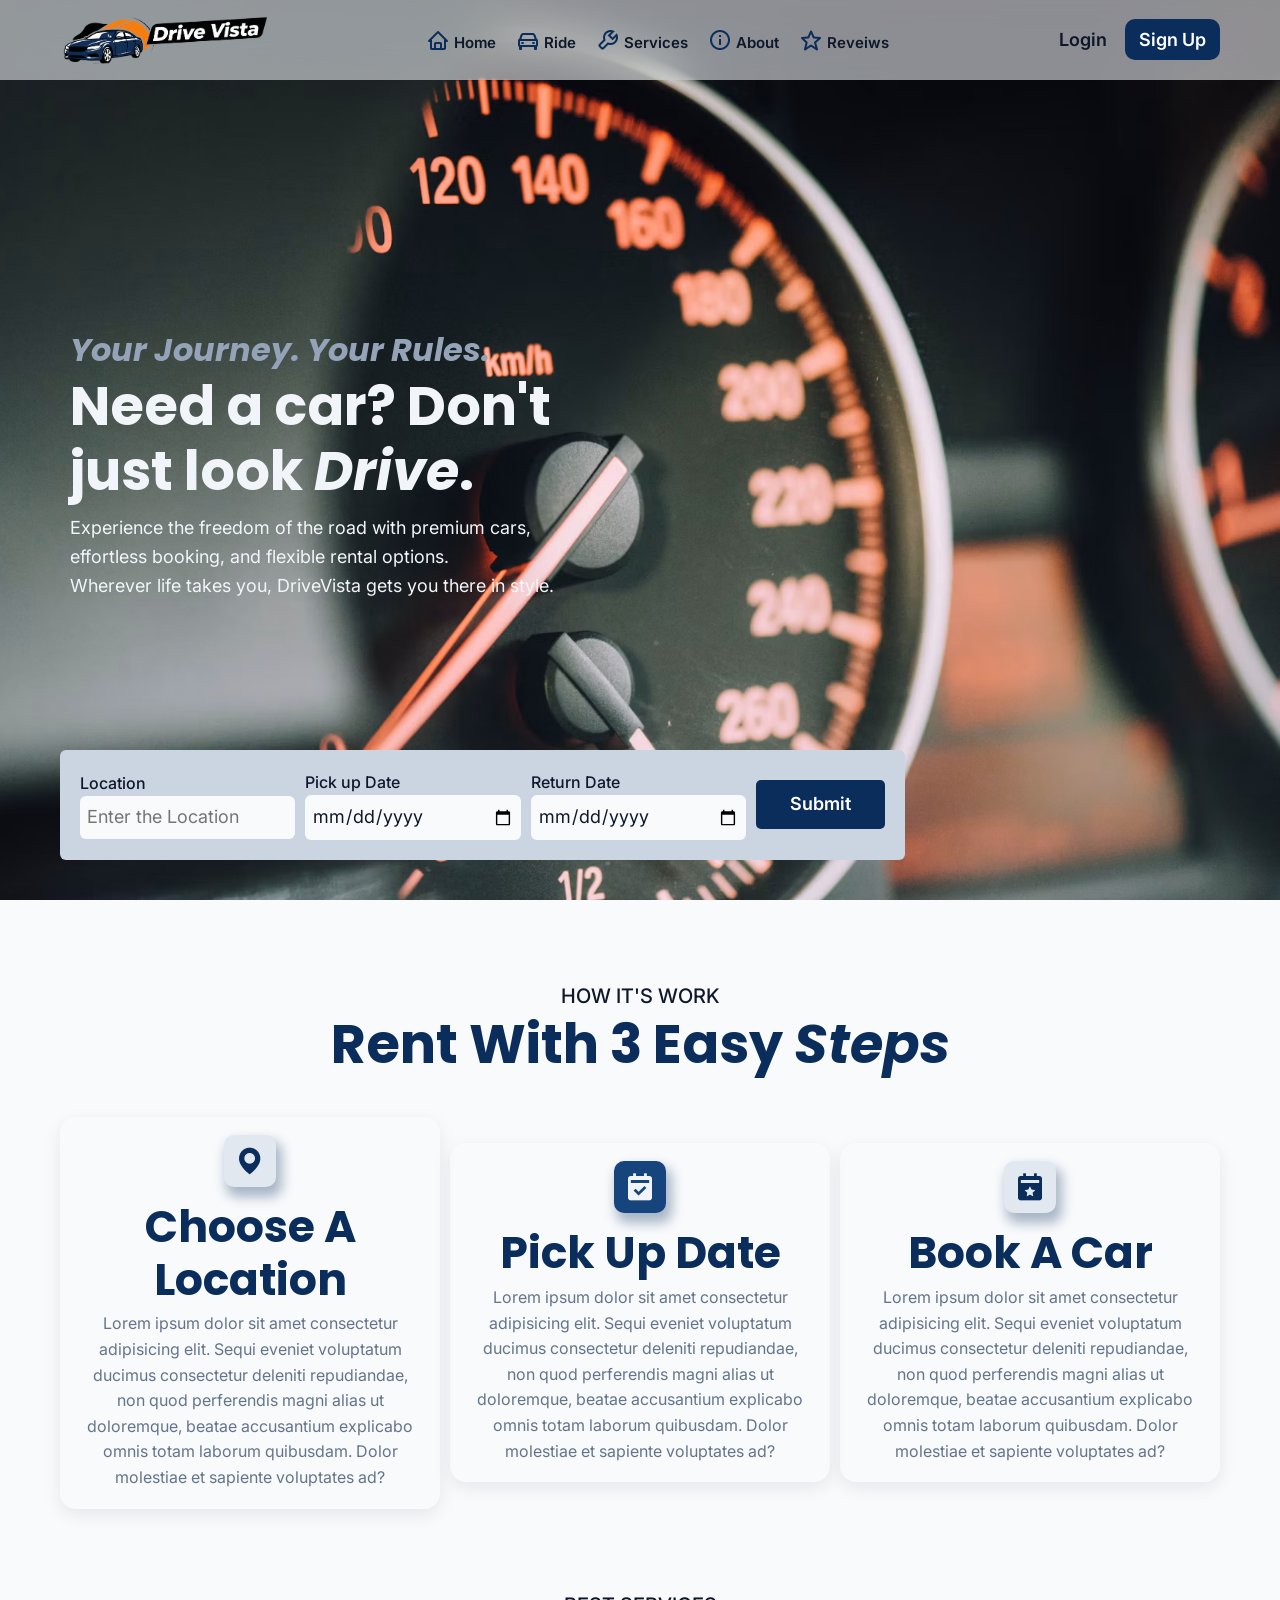
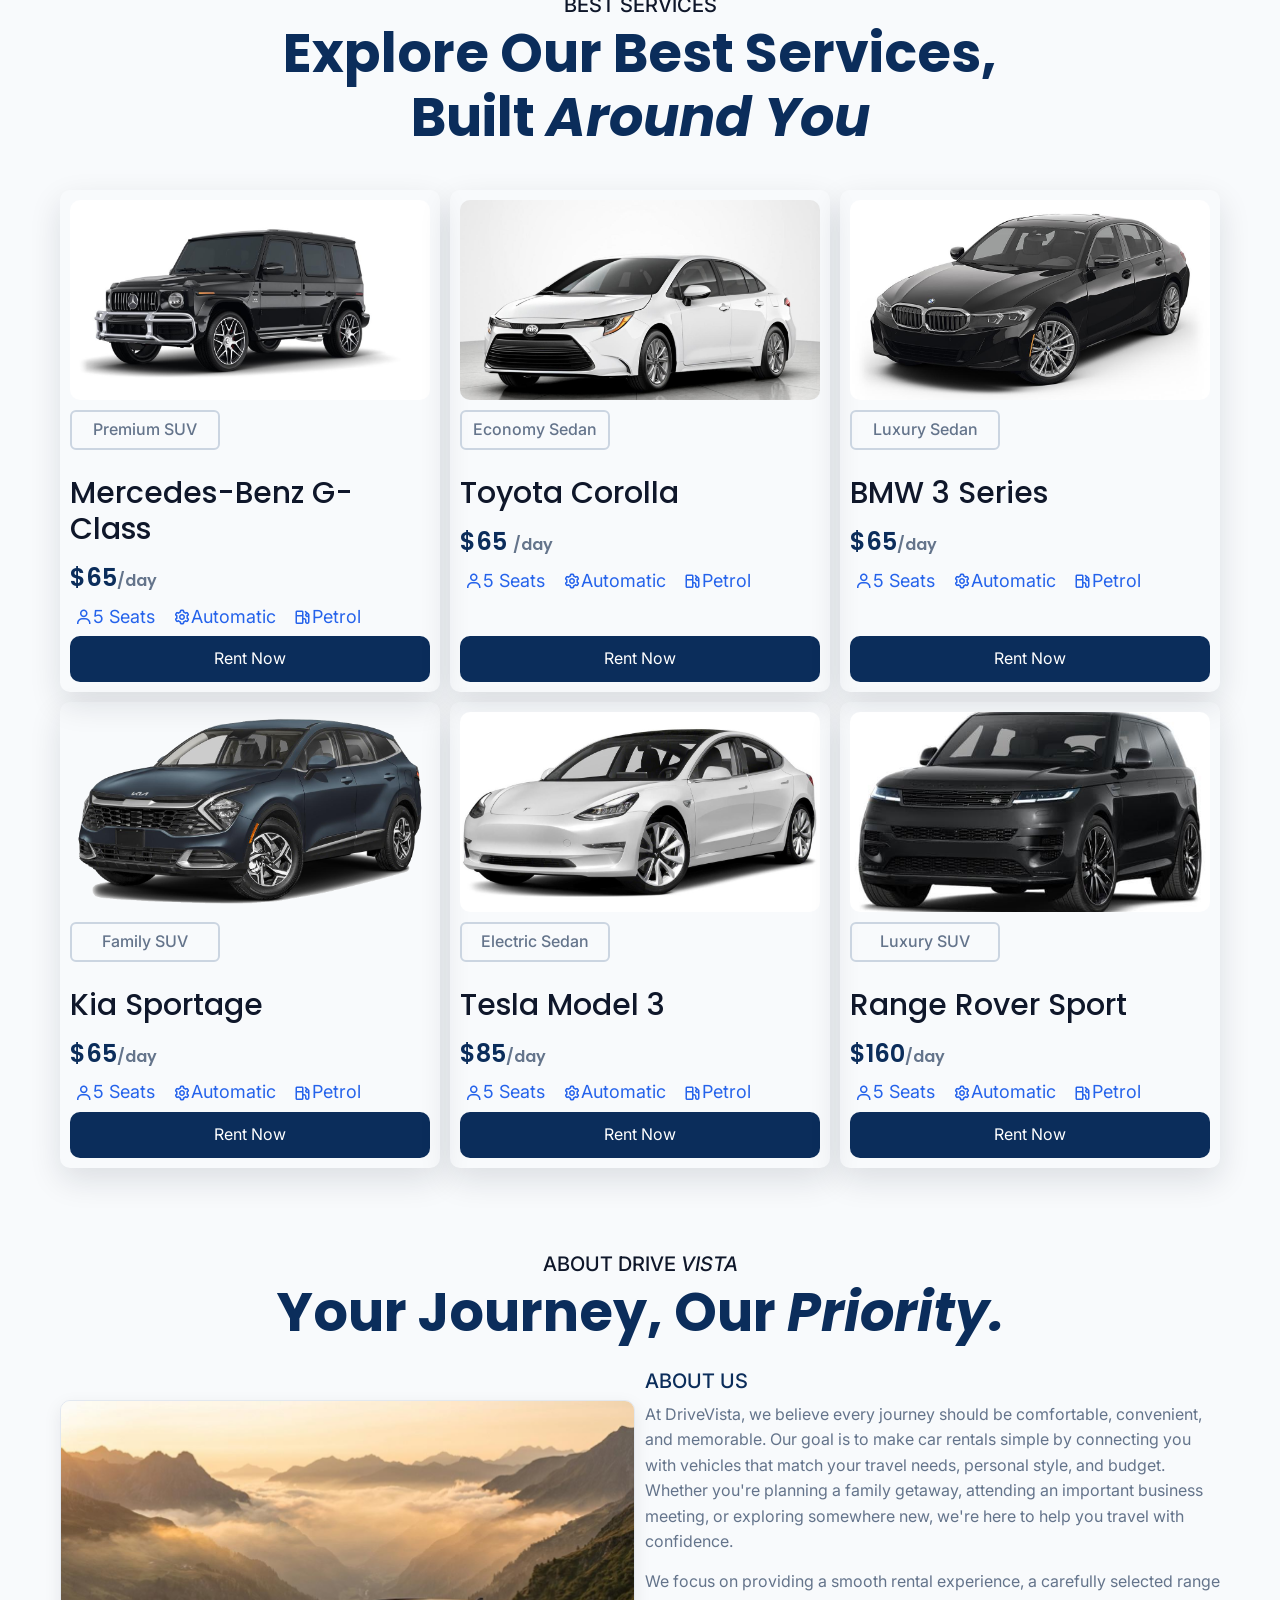
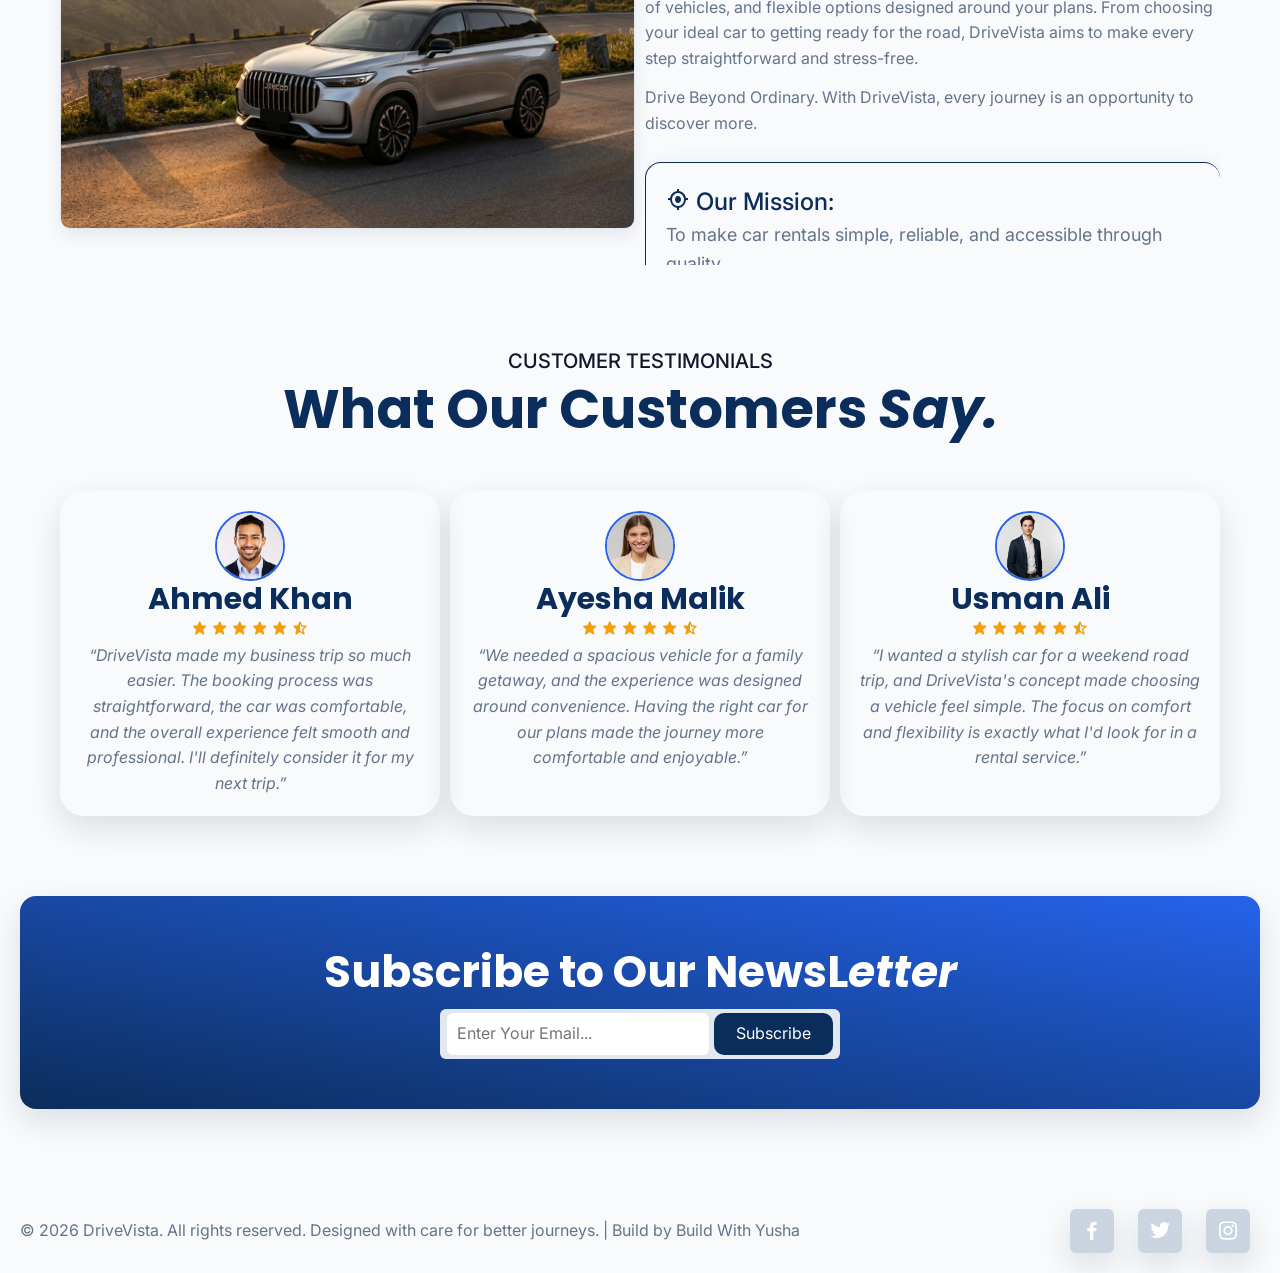
<file: index.html>
<!doctype html>
<html lang="en">
  <head>
    <meta charset="UTF-8" />
    <meta name="viewport" content="width=device-width, initial-scale=1.0" />
    <meta
      name="description"
      content="Discover DriveVista for a seamless car rental experience. Explore premium vehicles, flexible bookings, and convenient rides for every journey."
    />
    <title>DriveVista | Premium Car Rentals</title>
    <link rel="stylesheet" href="./CSS[style-Sheets]/style.css" />
    <link rel="stylesheet" href="./CSS[style-Sheets]/responsiveStyle.css" />
    <link
      href="https://unpkg.com/boxicons@2.1.4/css/boxicons.min.css"
      rel="stylesheet"
    />
  </head>
  <body>
    <header>
      <div class="navLogo">
        <a href="index.html">
          <img src="./Assets/mainLogo.png" alt="mainLogo" />
        </a>
      </div>
      <div class="menuIcon"><i class="bx bx-menu"></i></div>
      <div class="navLinks">
        <a href="#home"><i class="bx bx-home"></i> Home</a>
        <a href="#ride"><i class="bx bx-car"></i> Ride</a>
        <a href="#services"><i class="bx bx-wrench"></i> Services</a>
        <a href="#about"><i class="bx bx-info-circle"></i> About</a>
        <a href="#reveiws"><i class="bx bx-star"></i> Reveiws</a>
      </div>
      <div class="navBtn">
        <a href="#" class="sign-in">Login</a>
        <a href="#" class="sign-up">Sign Up</a>
      </div>
    </header>

    <!-- Home Section Starts Here -->
    <section class="section home" id="home">
      <div class="homeText">
        <h1>
          <span>Your Journey. Your Rules. </span><br />
          Need a car? Don't just look <em>Drive</em>.
        </h1>
        <p>
          Experience the freedom of the road with premium cars, <br />
          effortless booking, and flexible rental options. <br />
          Wherever life takes you, DriveVista gets you there in style.
        </p>
      </div>
      <div class="registrationForm-Container">
        <form action="">
          <div class="input-box">
            <span>Location</span>
            <input
              type="search"
              name="locationRegistrationForm"
              id="locationRegistrationForm"
              placeholder="Enter the Location"
              important
            />
          </div>
          <div class="input-box">
            <span>Pick up Date</span>
            <input
              type="date"
              name="picudateRegistrationForm"
              id="picudateRegistrationForm"
              important
            />
          </div>
          <div class="input-box">
            <span>Return Date</span>
            <input
              type="date"
              name="retdateRegistrationForm"
              id="retdateRegistrationForm"
            />
          </div>
          <button type="submit" class="registrationFormBTN">Submit</button>
        </form>
      </div>
    </section>
    <!-- Home Section Ends Here -->

    <!-- Rides Section Starts Here -->
    <section class="section ride space16" id="ride">
      <div class="ride_text">
        <span>How it's Work</span>
        <h1>Rent With 3 Easy <em>Steps</em></h1>
      </div>
      <div class="ride_container space8">
        <div class="ride_bxes">
          <i class="bx bxs-map"></i>
          <h2>Choose A Location</h2>
          <p>
            Lorem ipsum dolor sit amet consectetur adipisicing elit. Sequi
            eveniet voluptatum ducimus consectetur deleniti repudiandae, non
            quod perferendis magni alias ut doloremque, beatae accusantium
            explicabo omnis totam laborum quibusdam. Dolor molestiae et sapiente
            voluptates ad?
          </p>
        </div>
        <div class="ride_bxes">
          <i class="bx bxs-calendar-check"></i>
          <h2>Pick Up Date</h2>
          <p>
            Lorem ipsum dolor sit amet consectetur adipisicing elit. Sequi
            eveniet voluptatum ducimus consectetur deleniti repudiandae, non
            quod perferendis magni alias ut doloremque, beatae accusantium
            explicabo omnis totam laborum quibusdam. Dolor molestiae et sapiente
            voluptates ad?
          </p>
        </div>
        <div class="ride_bxes">
          <i class="bx bxs-calendar-star"></i>
          <h2>Book A Car</h2>
          <p>
            Lorem ipsum dolor sit amet consectetur adipisicing elit. Sequi
            eveniet voluptatum ducimus consectetur deleniti repudiandae, non
            quod perferendis magni alias ut doloremque, beatae accusantium
            explicabo omnis totam laborum quibusdam. Dolor molestiae et sapiente
            voluptates ad?
          </p>
        </div>
      </div>
    </section>

    <!-- Rides Section Ends Here -->

    <!-- Service Section Starts Here -->
    <section class="section service space16" id="services">
      <div class="service_text">
        <span>Best Services</span>
        <h1>
          Explore Our Best Services,<br />
          Built <em>Around You</em>
        </h1>
      </div>
      <div class="service_container space8">
        <div class="service_card">
          <div class="service_card-img">
            <img src="./Assets/serviceCardCar(1).jpg" alt="car#01" />
          </div>
          <p>Premium SUV</p>
          <h3>Mercedes-Benz G-Class</h3>
          <h4>$65<span>/day</span></h4>
          <div class="serviceCardIcon">
            <p><i class="bx bx-user"></i> 5 Seats</p>
            <p><i class="bx bx-cog"></i> Automatic</p>
            <p><i class="bx bx-gas-pump"></i> Petrol</p>
          </div>

          <a href="#" class="service_card-btn">Rent Now</a>
        </div>
        <div class="service_card">
          <div class="service_card-img">
            <img src="./Assets/serviceCardCar(2).jpg" alt="car#2" />
          </div>
          <p>Economy Sedan</p>
          <h3>Toyota Corolla</h3>
          <h4>$65 <span>/day</span></h4>
          <div class="serviceCardIcon">
            <p><i class="bx bx-user"></i> 5 Seats</p>
            <p><i class="bx bx-cog"></i> Automatic</p>
            <p><i class="bx bx-gas-pump"></i> Petrol</p>
          </div>

          <a href="#" class="service_card-btn">Rent Now</a>
        </div>
        <div class="service_card">
          <div class="service_card-img">
            <img src="./Assets/serviceCardCar(3).jpg" alt="car#03" />
          </div>
          <p>Luxury Sedan</p>
          <h3>BMW 3 Series</h3>
          <h4>$65<span>/day</span></h4>
          <div class="serviceCardIcon">
            <p><i class="bx bx-user"></i> 5 Seats</p>
            <p><i class="bx bx-cog"></i> Automatic</p>
            <p><i class="bx bx-gas-pump"></i> Petrol</p>
          </div>

          <a href="#" class="service_card-btn">Rent Now</a>
        </div>
        <div class="service_card">
          <div class="service_card-img">
            <img src="./Assets/serviceCardCar_(4).png" alt="car#04" />
          </div>
          <p>Family SUV</p>
          <h3>Kia Sportage</h3>
          <h4>$65<span>/day</span></h4>
          <div class="serviceCardIcon">
            <p><i class="bx bx-user"></i> 5 Seats</p>
            <p><i class="bx bx-cog"></i> Automatic</p>
            <p><i class="bx bx-gas-pump"></i> Petrol</p>
          </div>

          <a href="#" class="service_card-btn">Rent Now</a>
        </div>
        <div class="service_card">
          <div class="service_card-img">
            <img src="./Assets/serviceCardCar(5).jpg" alt="car#05" />
          </div>
          <p>Electric Sedan</p>
          <h3>Tesla Model 3</h3>
          <h4>$85<span>/day</span></h4>
          <div class="serviceCardIcon">
            <p><i class="bx bx-user"></i> 5 Seats</p>
            <p><i class="bx bx-cog"></i> Automatic</p>
            <p><i class="bx bx-gas-pump"></i> Petrol</p>
          </div>

          <a href="#" class="service_card-btn">Rent Now</a>
        </div>
        <div class="service_card">
          <div class="service_card-img">
            <img src="./Assets/serviceCardCar(6).jpg" alt="car#06" />
          </div>
          <p>Luxury SUV</p>
          <h3>Range Rover Sport</h3>
          <h4>$160<span>/day</span></h4>
          <div class="serviceCardIcon">
            <p><i class="bx bx-user"></i> 5 Seats</p>
            <p><i class="bx bx-cog"></i> Automatic</p>
            <p><i class="bx bx-gas-pump"></i> Petrol</p>
          </div>
          <a href="#" class="service_card-btn">Rent Now</a>
        </div>
      </div>
    </section>
    <!-- Service Section Ends Here -->
    <!-- About Section Starts Here -->
    <section class="about section space16" id="about">
      <div class="about_text">
        <span>About Drive <em>Vista</em></span>
        <h1>Your Journey, Our <em>Priority.</em></h1>
      </div>
      <div class="about_container">
        <div class="about-img">
          <img src="./Assets/aboutSectionImg (2).jpg" alt="aboutSectionImg" />
        </div>
        <div class="about-text">
          <span>About US</span>
          <p>
            At DriveVista, we believe every journey should be comfortable,
            convenient, and memorable. Our goal is to make car rentals simple by
            connecting you with vehicles that match your travel needs, personal
            style, and budget. Whether you're planning a family getaway,
            attending an important business meeting, or exploring somewhere new,
            we're here to help you travel with confidence.
          </p>
          <p>
            We focus on providing a smooth rental experience, a carefully
            selected range of vehicles, and flexible options designed around
            your plans. From choosing your ideal car to getting ready for the
            road, DriveVista aims to make every step straightforward and
            stress-free.
          </p>
          <p>
            Drive Beyond Ordinary. With DriveVista, every journey is an
            opportunity to discover more.
          </p>
          <dl class="suppContnet">
            <div class="suppContentCard">
              <dt><i class="bx bx-target-lock"></i> Our Mission:</dt>
              <dd>
                To make car rentals simple, reliable, and accessible through
                quality <br />vehicles and a convenient booking experience.
              </dd>
            </div>
            <div class="suppContentCard">
              <dt><i class="bx bx-show-alt"></i> Our Vision:</dt>
              <dd>
                To become a trusted choice for travelers seeking comfort,
                flexibility,<br />
                and freedom on the road.
              </dd>
            </div>
            <div class="suppContentCard">
              <dt><i class="bx bx-heart"></i> Our Values:</dt>
              <dd>
                - Trust, Comfort, Convenience, Quality, and Customer
                Satisfaction.
              </dd>
            </div>
          </dl>
        </div>
      </div>
    </section>
    <!-- About Section Ends Here -->
    <!-- Reveiw Section Starts Here -->
    <section class="section reveiw space16" id="reveiws">
      <div class="reveiw_text">
        <span>CUSTOMER TESTIMONIALS</span>
        <h1>What Our Customers <em>Say.</em></h1>
      </div>
      <div class="reveiw_container space16">
        <div class="reveiw-card">
          <div class="reveiw-cardCustImg">
            <img
              src="./Assets/ReveiwSectionImg-01.jpg"
              alt="ReveiwSectionImg-01"
            />
          </div>
          <h3>Ahmed Khan</h3>
          <div class="stars">
            <i class="bx bxs-star"></i>
            <i class="bx bxs-star"></i>
            <i class="bx bxs-star"></i>
            <i class="bx bxs-star"></i>
            <i class="bx bxs-star"></i>
            <i class="bx bxs-star-half"></i>
          </div>
          <p>
            “DriveVista made my business trip so much easier. The booking
            process was straightforward, the car was comfortable, and the
            overall experience felt smooth and professional. I'll definitely
            consider it for my next trip.”
          </p>
        </div>
        <div class="reveiw-card">
          <div class="reveiw-cardCustImg">
            <img
              src="./Assets/ReveiwSectionImg-02.jpg"
              alt="ReveiwSectionImg-02"
            />
          </div>
          <h3>Ayesha Malik</h3>
          <div class="stars">
            <i class="bx bxs-star"></i>
            <i class="bx bxs-star"></i>
            <i class="bx bxs-star"></i>
            <i class="bx bxs-star"></i>
            <i class="bx bxs-star"></i>
            <i class="bx bxs-star-half"></i>
          </div>
          <p>
            “We needed a spacious vehicle for a family getaway, and the
            experience was designed around convenience. Having the right car for
            our plans made the journey more comfortable and enjoyable.”
          </p>
        </div>
        <div class="reveiw-card">
          <div class="reveiw-cardCustImg">
            <img
              src="./Assets/ReveiwSectionImg-03.jpg"
              alt="ReveiwSectionImg-03"
            />
          </div>
          <h3>Usman Ali</h3>
          <div class="stars">
            <i class="bx bxs-star"></i>
            <i class="bx bxs-star"></i>
            <i class="bx bxs-star"></i>
            <i class="bx bxs-star"></i>
            <i class="bx bxs-star"></i>
            <i class="bx bxs-star-half"></i>
          </div>
          <p>
            “I wanted a stylish car for a weekend road trip, and DriveVista's
            concept made choosing a vehicle feel simple. The focus on comfort
            and flexibility is exactly what I'd look for in a rental service.”
          </p>
        </div>
      </div>
    </section>
    <!-- Reveiw Section Ends Here -->
    <!-- NewsLetter Section Starts Here -->
     <section class="newsLetter section space16">
      <h2>Subscribe to Our NewsL<em>etter</em></h2>
      <div class="newsLetterForm">
        <input type="text" placeholder="Enter Your Email...">
        <a href="#" class="newsLetterFormBtn">Subscribe</a>
      </div>
     </section>
    <!-- NewsLetter Section Ends Here -->
    <!-- CopyRight Starts Here -->
     <div class="copyright space16">
      <p>&#169; 2026 DriveVista. All rights reserved. Designed with care for better journeys. | Build by Build With Yusha</p>
      <div class="socialMeiaDivision">
        <a href="#"><i class="bx bxl-facebook"></i></a>
        <a href="#"><i class="bx bxl-twitter"></i></a>
        <a href="#"><i class="bx bxl-instagram"></i></a>
      </div>
     </div>
    <!-- CopyRight Ends Here -->
    <script src="./Javascript/app.js"></script>
  </body>
</html>
</file>
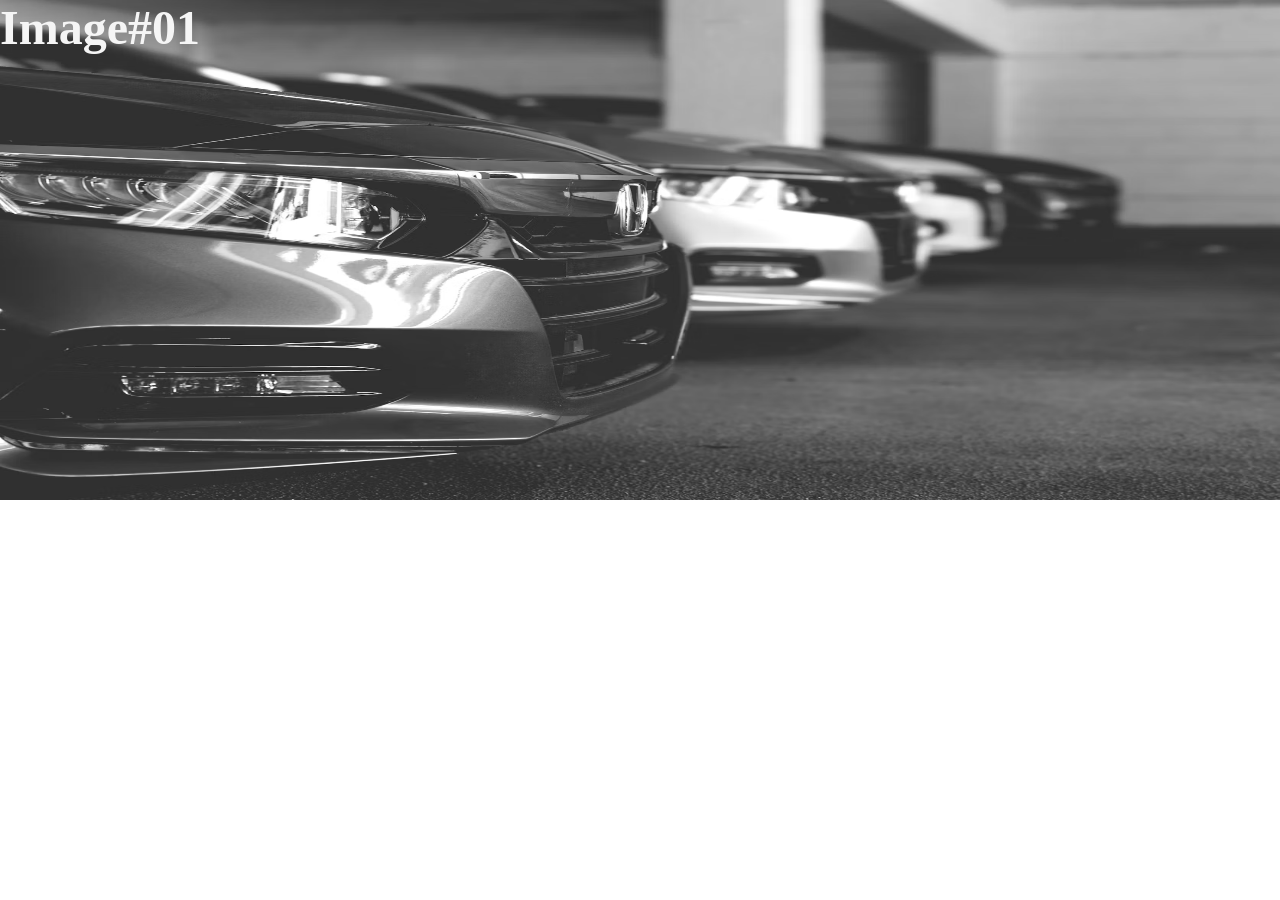
<file: Practice.Code/slideshow/index.html>
<!DOCTYPE html>
<html lang="en">
<head>
    <meta charset="UTF-8">
    <meta name="viewport" content="width=device-width, initial-scale=1.0">
    <title>Document</title>
    <link rel="stylesheet" href="style.css">
</head>
<body>
    <div class="slider">
        <figure>
            <div class="slide">
                <h1>Image#01</h1>
                <img src="../../Assets/carFront.png" alt="">
            </div>
            <div class="slide">
                <h1>Image#02</h1>
                <img src="../../Assets/serviceCardCar(1).jpg" alt="">
            </div>
            <div class="slide">
                <h1>Image#01</h1>
                <img src="../../Assets/carMeter.png" alt="">
            </div>
            <div class="slide">
                <h1>Image#01</h1>
                <img src="../../Assets/carMeter.png" alt="">
            </div>
        </figure>
    </div>
</body>
</html>
</file>
<file: CSS[style-Sheets]/style.css>
/* ========================================
   DriveVista — Global Design Tokens
   File: root.css
======================================== */

/* 1. Google Fonts */
@import url('https://fonts.googleapis.com/css2?family=Inter:wght@400;500;600;700&family=Poppins:wght@400;500;600;700;800&display=swap');

/* 2. Root Variables */
:root {
  /* Brand Colors */
  --color-primary: #0B2D5B;
  --color-primary-light: #16447D;
  --color-secondary: #2563EB;
  --color-secondary-hover: #1D4ED8;
  --color-accent: #0EA5A4;

  /* Background Colors */
  --color-background: #F8FAFC;
  --color-surface: #FFFFFF;
  --color-surface-alt: #F1F5F9;

  /* Text Colors */
  --color-text: #0F172A;
  --color-text-secondary: #64748B;
  --color-text-muted: #94A3B8;
  --color-text-inverse: #FFFFFF;

  /* Border Colors */
  --color-border: #E2E8F0;
  --color-border-dark: #CBD5E1;

  /* Status Colors */
  --color-success: #16A34A;
  --color-warning: #F59E0B;
  --color-danger: #DC2626;

  /* Typography */
  --font-primary: 'Inter', sans-serif;
  --font-heading: 'Poppins', sans-serif;

  --font-size-xs: 1.2rem;
  --font-size-sm: 1.4rem;
  --font-size-base: 1.6rem;
  --font-size-md: 1.8rem;
  --font-size-lg: 2rem;
  --font-size-xl: 2.4rem;
  --font-size-2xl: 3.2rem;
  --font-size-3xl: 4rem;
  --font-size-4xl: 4.8rem;

  --font-weight-regular: 400;
  --font-weight-medium: 500;
  --font-weight-semibold: 600;
  --font-weight-bold: 700;
  --font-weight-extrabold: 800;

  --line-height-tight: 1.2;
  --line-height-normal: 1.6;
  --line-height-relaxed: 1.8;



  /* Layout */
  --container-width: 120rem;
  --container-padding: 2.4rem;
  --navbar-height: 8rem;

  /* Border Radius */
  --radius-sm: 0.6rem;
  --radius-md: 1rem;
  --radius-lg: 1.6rem;
  --radius-xl: 2.4rem;
  --radius-full: 9999px;

  /* Shadows */
  --shadow-sm: 0 0.2rem 0.6rem rgb(15 23 42 / 5%);
  --shadow-md: 0 0.6rem 1.8rem rgb(15 23 42 / 8%);
  --shadow-lg: 0 1.2rem 3.2rem rgb(15 23 42 / 12%);

  /* Transitions */
  --transition-fast: 0.2s ease;
  --transition-normal: 0.3s ease;
  --transition-slow: 0.5s ease;

  /* Z-index */
  --z-dropdown: 100;
  --z-sticky: 500;
  --z-overlay: 900;
  --z-modal: 1000;
}

/* 3. Global Reset */
*,
*::before,
*::after {
  margin: 0;
  padding: 0;
  box-sizing: border-box;
}

/* 4. Base HTML */
html {
  font-size: 62.5%;
  scroll-behavior: smooth;
  scroll-padding-top: var(--navbar-height);
}

html::-webkit-scrollbar-track {
  background: transparent;
}

html::-webkit-scrollbar-thumb {
  background: var(--color-primary-light);
  border-radius: var(--radius-xl);
}

body {
  min-width: 320px;
  font-family: var(--font-primary);
  font-size: var(--font-size-base);
  line-height: var(--line-height-normal);
  color: var(--color-text);
  background-color: var(--color-background);
  -webkit-font-smoothing: antialiased;
  text-rendering: optimizeLegibility;
}

/* 5. Headings */
h1,
h2,
h3,
h4,
h5,
h6 {
  font-family: var(--font-heading);
  font-weight: var(--font-weight-bold);
  line-height: var(--line-height-tight);
  color: var(--color-primary);
}

h1 {
  font-size: clamp(3.6rem, 5vw, 5.4rem);
}

h2 {
  font-size: clamp(2.8rem, 4vw, 4.4rem);
}

h3 {
  font-size: clamp(2.2rem, 3vw, 3rem);
}

p {
  color: var(--color-text-secondary);
}

/* 6. Links */
a {
  color: inherit;
  text-decoration: none;
  transition: color var(--transition-fast);
}

/* 7. Images and Media */
img,
picture,
video,
canvas,
svg {
  display: block;
  max-width: 100%;
}

img {
  height: auto;
  object-fit: cover;
}

/* 8. Form Elements */
button,
input,
textarea,
select {
  font: inherit;
}

button {
  cursor: pointer;
  border: none;
}

input,
textarea,
select {
  width: 100%;
  color: var(--color-text);
  background-color: var(--color-surface);
  border: 1px solid var(--color-border);
  border-radius: var(--radius-md);
  outline: none;
  transition:
    border-color var(--transition-fast),
    box-shadow var(--transition-fast);
}

input:focus,
textarea:focus,
select:focus {
  /* border-color: var(--color-secondary); */
  box-shadow: 0 0 0 3px rgb(37 99 235 / 12%);
}

textarea {
  resize: vertical;
}

button:focus-visible,
a:focus-visible {
  outline: 2px solid var(--color-secondary);
  outline-offset: 3px;
}

/* 9. Lists */
ul,
ol {
  list-style: none;
}

/* 10. Selection */
::selection {
  color: var(--color-text-inverse);
  background-color: var(--color-secondary);
}

/* 11. Reusable Layout */
.container {
  width: min(100% - (var(--container-padding) * 2),
      var(--container-width));
  margin-inline: auto;
}

.section {
  padding-block: var(--space-16);
  padding-left: 10rem;
  padding-right: 10rem;

}

.space1 {

  margin-top: 0.5rem;
}

.space2 {

  margin-top: 1rem;
}

.space3 {

  margin-top: 1.5rem;
}

.space4 {

  margin-top: 2rem;
}

.space5 {

  margin-top: 2.5rem;
}

.space6 {

  margin-top: 3rem;
}

.space8 {

  margin-top: 4rem;
}

.space10 {
  margin-top: 5rem;
}

.space12 {
  margin-top: 6rem;
}

.space16 {
  margin-top: 8rem;
}

/* ========================================
Header Css Starts Here
========================================*/
header {
  position: fixed;
  width: 100%;
  height: var(--navbar-height);
  top: 0;
  right: 0;
  z-index: var(--z-sticky);
  display: flex;
  align-items: center;
  justify-content: space-between;
  background: rgba(248, 250, 252, 0.555);
  backdrop-filter: blur(20px) saturate(180%);
  -webkit-backdrop-filter: blur(20px) saturate(180%);
  /* background: var(--color-border); */
  padding: 1.5rem 10rem;
}

header .navLogo img {
  width: 250px;
}

header .navLinks {
  display: flex;
  align-items: center;
  justify-content: center;
}

header .navLinks i {
  font-size: var(--font-size-xl);
  color: var(--color-primary);
  position: relative;
  top: 3px;
}

header .navLinks a {
  padding: 1rem 2rem;
  font-weight: 600;
  font-size: var(--font-size-md);
  position: relative;
}

header .navLinks a:hover {
  transition: var(--transition-normal);
  color: var(--color-primary);
}

header .navLinks a::after {
  content: "";
  width: 0%;
  height: 3px;
  background: var(--color-primary);
  position: absolute;
  bottom: 1px;
  left: 0;
  transition: var(--transition-normal);
}

header .navLinks a:hover::after {
  width: 100%;
}

header .menuIcon {
  display: none;

}

header .menuIcon i {
  font-size: var(--font-size-xl);
  cursor: pointer;
  padding: 5px;
  color: var(--color-primary);
  border: 2px solid var(--color-primary-light);
  border-radius: var(--radius-md);
}

header .navBtn a {
  padding: 1rem 2rem;
  color: var(--color-text-inverse);
  font-weight: var(--font-weight-semibold);
  font-size: var(--font-size-md);
  border-radius: var(--radius-md)
}

header .navBtn a.sign-up {
  background: var(--color-primary);
  transition: var(--transition-normal);
}

header .navBtn a.sign-in {
  color: var(--color-text);
  transition: var(--transition-normal);
}

header .navBtn a.sign-up:hover,
header .navBtn a.sign-in:hover {
  background: var(--color-primary-light);
  color: var(--color-text-inverse);

}

/* ========================================
Header Css Ends Here
========================================*/


/* ========================================
Home Css Starts Here
========================================*/
.home {
  width: 100%;
  min-height: 100vh;
  position: relative;
  background: url(../Assets/carMeter.png);
  background-repeat: no-repeat;
  background-position: center right;
  background-size: cover;
  display: grid;
  align-items: center;
  grid-template-columns: repeat(2, 1fr);
}

.home .homeText {
  text-align: left;
}

.home .homeText h1,
.home .homeText p {
  color: var(--color-surface-alt);
  margin: 1rem .5rem 0 1rem;
}

.home .homeText h1 span {
  font-size: var(--font-size-2xl);
  color: var(--color-text-muted);
  text-align: center;
  font-style: italic;
}

.home .homeText p {
  font-size: var(--font-size-md);
  margin: 1rem .5rem 0 1rem;
}

.home .registrationForm-Container form {
  display: flex;
  flex-wrap: wrap;
  align-items: center;
  gap: 1rem;
  position: absolute;
  bottom: 4rem;
  left: 10rem;
  background: var(--color-border-dark);
  padding: 2rem;
  border-radius: var(--radius-sm);
}

.home .registrationForm-Container .input-box {
  flex: 1 1 7rem;
  display: flex;
  flex-direction: column;
}

.home .registrationForm-Container .input-box span {
  font-weight: var(--font-weight-medium);
}

.home .registrationForm-Container .input-box input::placeholder {
  font-size: var(--font-size-md);
}

.home .registrationForm-Container .input-box input {
  padding: 0.7rem;
  outline: none;
  border: none;
  background-color: var(--color-background);
  border-radius: var(--radius-sm);
  font-size: var(--font-size-md);
}

.home .registrationForm-Container .registrationFormBTN {
  /* flex: 1 1 7rem; */
  padding: 1rem 3.4rem;
  border: none;
  border-radius: .5rem;
  background: var(--color-primary);
  color: var(--color-text-inverse);
  font-size: var(--font-size-md);
  font-weight: var(--font-weight-semibold);
  transition: var(--transition-normal);
}

.home .registrationForm-Container .registrationFormBTN:hover {
  background-color: var(--color-primary-light);
  transform: scale(1.1);
}

/* ========================================
Home Css Ends Here
========================================*/
/* ========================================
Ride Section Css Starts Here
========================================*/
.ride .ride_text {
  text-align: center;
}

.ride .ride_text span {
  font-size: var(--font-size-lg);
  text-transform: uppercase;
  font-weight: var(--font-weight-medium);
}

.ride .ride_container {
  display: grid;
  align-items: center;
  grid-template-columns: repeat(auto-fit, minmax(250px, auto));
  gap: 1rem;
}

.ride .ride_container .ride_bxes {
  text-align: center;
  padding: 1.8rem;
  box-shadow: var(--shadow-md);
  border-radius: var(--radius-lg);
}

.ride .ride_container .ride_bxes .bx {
  font-size: var(--font-size-2xl);
  padding: 1rem;
  background: var(--color-border);
  border-radius: var(--radius-md);
  color: var(--color-primary);
  transition: var(--transition-normal);
  box-shadow: 4px 8px 12px 2px #0b2e5b56;
}

.ride .ride_container .ride_bxes .bx:hover,
.ride .ride_container .ride_bxes .bxs-calendar-check {
  background: var(--color-primary-light);
  color: var(--color-surface-alt);
}

.ride .ride_container .ride_bxes h2 {
  margin: 1.4rem 0 .5rem;
}

/* ========================================
Ride Section Css Ends Here
========================================*/


/* ========================================
Services Section Css Starts Here
========================================*/
.service .service_text {
  text-align: center;
}

.service .service_text span {
  font-size: var(--font-size-lg);
  text-transform: uppercase;
  font-weight: var(--font-weight-medium);
}

.service .service_container {
  display: grid;
  grid-template-columns: repeat(auto-fit, minmax(400px, auto));
  gap: 1rem;
}

.service .service_container .service_card {
  padding: 1rem;
  border-radius: var(--radius-md);
  box-shadow: var(--shadow-lg);
  transition: var(--transition-fast);
}

.service .service_container .service_card:hover {
  background: var(--color-border);
}

.service .service_container .service_card .service_card-img {
  width: 100%;
  height: 200px;
}

.service .service_container .service_card .service_card-img img {
  width: 100%;
  height: 100%;
  border-radius: var(--radius-md);
  object-fit: cover;
  object-position: center;
}

.service .service_container .service_card>p {
  padding: 5px 0rem;
  text-align: center;
  width: 15rem;
  border-radius: var(--radius-sm);
  margin: 1rem 0px 1rem;
  font-weight: var(--font-weight-medium);
  border: 2px solid var(--color-border-dark);
}

.service .service_container .service_card h3 {
  color: var(--color-text);
  font-weight: var(--font-weight-medium);
  margin: 1.5rem 0;
}

.service .service_container .service_card h4 {
  font-size: var(--font-size-xl);
  font-weight: var(--font-weight-semibold);
  margin: 0.2rem 0px 0.5rem;
}

.service .service_container .service_card .serviceCardIcon {
  font-size: var(--font-size-md);
  display: flex;
  align-items: center;
}

.service .service_container .service_card .serviceCardIcon p {
  color: var(--color-secondary);
  margin: .5rem .5rem;
  display: flex;
  align-items: center;
}

.service .service_container .service_card h4 span {
  font-size: var(--font-size-base);
  color: var(--color-text-secondary);
}

.service .service_container .service_card .service_card-btn {
  display: flex;
  justify-content: center;
  background: var(--color-primary);
  color: var(--color-text-inverse);
  padding: 1rem;
  border-radius: var(--radius-md);
}

.service .service_container .service_card .service_card-btn:hover {
  background: var(--color-primary-light);
}

/* ========================================
Services Section Css Ends Here
========================================*/


/* ========================================
About Section Css Starts Here
========================================*/
.about .about_text {
  text-align: center;
}

.about .about_text span {
  font-size: var(--font-size-lg);
  text-transform: uppercase;
  font-weight: var(--font-weight-medium);

}

.about .about_container {
  display: grid;
  grid-template-columns: repeat(2, 1fr);
  margin-top: 2rem;
  align-items: center;
  gap: 1rem;
}

.about .about_container .about-img img {
  border-radius: var(--radius-md);
  /* position: fixed; */
  box-shadow: var(--shadow-md);
  border: 1px solid var(--color-border);
}

.about .about_container .about-text {
  overflow-y: scroll;
  /* overflow-y: auto; */
  scrollbar-width: none;
  /* Firefox */
  -ms-overflow-style: none;
  /* Internet Explorer */
  height: 500px;
  position: relative;
  top: 0;
}

.about .about_container .about-text span {
  font-weight: var(--font-weight-medium);
  color: var(--color-primary);
  font-size: var(--font-size-lg);

  text-transform: uppercase;
}

.about .about_container .about-text p {
  margin: .5rem 0 1.4rem;
  /* font-size: var(--font-size-md); */
}


.about .about_container .about-text .suppContnet .suppContentCard {
  border-left: 1px solid var(--color-primary);
  border-top: 1px solid var(--color-primary);
  border-bottom: 1px solid var(--color-primary);
  padding: 2rem;
  margin: 2.5rem 0;
  border-radius: var(--radius-lg);
  box-shadow: var(--shadow-lg);
  background: transparent;
}

.about .about_container .about-text .suppContnet .suppContentCard:hover {
  background: var(--color-surface);
}

.about .about_container .about-text .suppContnet .suppContentCard:nth-child(2) {
  border-left: none;
  border-right: 1px solid var(--color-primary);
}

.about .about_container .about-text .suppContnet dt {
  color: var(--color-primary);
  font-size: var(--font-size-xl);
  font-weight: var(--font-weight-medium);

}

.about .about_container .about-text .suppContnet dd {
  color: var(--color-text-secondary);
  text-align: left;
  font-size: var(--font-size-md);
  font-weight: var(--font-weight-regular);

}

/* ========================================
About Section Css Ends Here
========================================*/


/* ========================================
Reveiw Section Css Starts Here
========================================*/
.reveiw .reveiw_text {
  text-align: center;
}

.reveiw .reveiw_text span {
  font-size: var(--font-size-lg);
  text-transform: uppercase;
  font-weight: var(--font-weight-medium);

}

.reveiw .reveiw_container {
  display: grid;
  grid-template-columns: repeat(auto-fit, minmax(250px, auto));
  gap: 1rem;
  margin-top: 5rem;
}

.reveiw .reveiw_container .reveiw-card .reveiw-cardCustImg {
  width: 70px;
  height: 70px;
}

.reveiw .reveiw_container .reveiw-card .reveiw-cardCustImg img {
  width: 100%;
  height: 100%;
  border-radius: 50%;
  object-fit: cover;
  object-position: center;
  border: 2px solid var(--color-secondary);
}

.reveiw .reveiw_container .reveiw-card {
  display: flex;
  flex-direction: column;
  align-items: center;
  text-align: center;
  padding: 2rem;
  box-shadow: var(--shadow-lg);
  /* border: 2px solid var(--color-primary);     */
  border-radius: var(--radius-xl);
}

.reveiw .reveiw_container .reveiw-card h2 {
  margin: .5rem 0 .5rem;
}

.reveiw .reveiw_container .reveiw-card p {
  font-style: italic;
}

.reveiw .reveiw_container .reveiw-card .bx {
  color: var(--color-warning);
}

/* ========================================
Reveiw Section Css Ends Here
========================================*/
/* ========================================
NewsLetter Section Css Starts Here
========================================*/
.newsLetter {
    background: linear-gradient(to top right, var(--color-primary), var(--color-secondary));
    display: flex;
    flex-direction: column;
    align-items: center;
    justify-content: space-between;
    padding: 5rem 0;
    margin-left: 2rem;
    margin-right: 2rem;
    border-radius: var(--radius-lg);
    box-shadow: var(--shadow-lg);
}
.newsLetter h2 {
  color: var(--color-text-inverse);
}

.newsLetter .newsLetterForm {
  margin-top: 1rem;
  background: var(--color-border);
  border-radius: var(--radius-sm);
  padding: 0.4rem .2rem;
  width: 400px;
  display: flex;
  justify-content: space-between;
}

.newsLetter .newsLetterForm input {
  border: none;
  outline: none;
  padding: 0.8rem 1rem;
  margin-left: .5rem;
  border-radius: var(--radius-sm);
}

.newsLetter .newsLetterForm .newsLetterFormBtn {
  background: var(--color-primary);
  color: var(--color-text-inverse);
  padding: .8rem 2.2rem;
  border-radius: var(--radius-md);
  margin: 0 .5rem;

}

/* ========================================
NewsLetter Section Css Ends Here
========================================*/
/* ========================================
CopyRight Section Css Starts Here
========================================*/
.copyright {
  padding: 2rem;
  display: flex;
  align-items: center;
  justify-content: space-between;
}

.copyright .socialMeiaDivision a i {
  background: var(--color-border-dark);
  color:var(--color-text-inverse);
  padding: 1rem;
  font-size: var(--font-size-xl);
  margin: 0 1rem;
  text-align: center;
  border-radius: var(--radius-sm);
  box-shadow: var(--shadow-lg);
}

/* ========================================
CopyRight Section Css Ends Here
========================================*/
</file>
<file: CSS[style-Sheets]/responsiveStyle.css>
/* DriveVista responsive layout
   Matches the existing index.html selectors and preserves the desktop theme. */

/* Large desktop: keep the service fleet in a deliberate 3-column grid. */
.service .service_container {
  grid-template-columns: repeat(3, minmax(0, 1fr));
  align-items: stretch;
}
.service .service_container .service_card {
  min-width: 0;
  display: flex;
  flex-direction: column;
}
.service .service_container .service_card .service_card-img {
  overflow: hidden;
}
.service .service_container .service_card .serviceCardIcon {
  flex-wrap: wrap;
  gap: .4rem .8rem;
}
.service .service_container .service_card .service_card-btn {
  margin-top: auto;
}
.home .homeText,
.home .registrationForm-Container {
  min-width: 0;
}
.home .registrationForm-Container form {
  max-width: calc(100% - 20rem);
}

/* 1366px and below */
@media (max-width: 1366px) {
  .section { padding-inline: 6rem; }
  header { padding-inline: 6rem; }
  header .navLogo img { width: 21rem; }
  header .navLinks a { padding-inline: 1rem; font-size: 1.5rem; }
  header .navBtn a { padding-inline: 1.4rem; }
  .home { background-position: center right; }
  .home .registrationForm-Container form {
    left: 6rem;
    max-width: calc(100% - 12rem);
  }
}

/* Compact laptop / tablet landscape */
@media (max-width: 1100px) {
  :root { --navbar-height: 7.4rem; }
  header {
    padding-inline: 3.2rem;
    gap: 1.8rem;
  }
  header .navLogo img { width: 18rem; }
  header .menuIcon { display: block; order: 3; flex: 0 0 auto; }
  header .navBtn { display: flex; gap: .6rem; margin-left: auto; }
  header .navBtn a { white-space: nowrap; font-size: 1.4rem; }
  header .navLinks {
    display: none;
    position: absolute;
    top: calc(100% + .6rem);
    left: 2.4rem;
    right: 2.4rem;
    padding: 1rem;
    flex-direction: column;
    align-items: stretch;
    gap: .3rem;
    background: rgba(248, 250, 252, .98);
    border: 1px solid var(--color-border);
    border-radius: var(--radius-lg);
    box-shadow: var(--shadow-lg);
    max-height: calc(100dvh - var(--navbar-height) - 2rem);
    overflow-y: auto;
  }
  header .navLinks.is-open { display: flex; }
  header .navLinks a {
    display: flex;
    align-items: center;
    gap: 1.2rem;
    padding: 1.2rem 1.4rem;
    border-radius: var(--radius-md);
    font-size: 1.6rem;
  }
  header .navLinks a::after { display: none; }
  header .navLinks a:hover { background: var(--color-surface-alt); }
  .section { padding-inline: 4rem; }
  .home {
    min-height: 78rem;
    grid-template-columns: minmax(0, 1fr) minmax(0, .75fr);
    padding-top: calc(var(--navbar-height) + 6rem);
    padding-bottom: 23rem;
    gap: 2rem;
  }
  .home .homeText h1 { font-size: clamp(3.2rem, 4.2vw, 4.8rem); }
  .home .homeText p { font-size: 1.6rem; }
  .home .registrationForm-Container form {
    left: 4rem;
    right: 4rem;
    bottom: 4rem;
    max-width: none;
  }
  .ride .ride_container { grid-template-columns: repeat(3, minmax(0, 1fr)); }
  .service .service_container { grid-template-columns: repeat(2, minmax(0, 1fr)); }
  .about .about_container { grid-template-columns: minmax(0, .9fr) minmax(0, 1.1fr); gap: 2rem; }
  .about .about_container .about-img img { width: 100%; }
  .about .about_container .about-text { height: 46rem; }
  .about .about_container .about-text .suppContnet dd br { display: none; }
  .reveiw .reveiw_container { grid-template-columns: repeat(2, minmax(0, 1fr)); }
  .reveiw .reveiw_container .reveiw-card:last-child { grid-column: 1 / -1; }
}

/* Tablet portrait: stack hero and about content; keep cards readable. */
@media (max-width: 820px) {
  .section { padding-inline: 3rem; }
  .home {
    min-height: auto;
    grid-template-columns: minmax(0, 1fr);
    padding-top: calc(var(--navbar-height) + 6rem);
    padding-bottom: 4rem;
    background-position: center;
    gap: 3rem;
  }
  .home .homeText { max-width: 70rem; }
  .home .homeText h1,
  .home .homeText p { margin-inline: 0; }
  .home .registrationForm-Container { width: 100%; }
  .home .registrationForm-Container form {
    position: static;
    width: 100%;
    display: grid;
    grid-template-columns: repeat(2, minmax(0, 1fr));
    gap: 1.2rem;
  }
  .home .registrationForm-Container .registrationFormBTN { width: 100%; align-self: end; }
  .ride .ride_container { grid-template-columns: repeat(2, minmax(0, 1fr)); }
  .service .service_container { grid-template-columns: repeat(2, minmax(0, 1fr)); }
  .service .service_container .service_card .service_card-img { height: 19rem; }
  .service .service_container .serviceCardIcon p { font-size: 1.35rem; }
  .about .about_container { grid-template-columns: minmax(0, 1fr); }
  .about .about_container .about-img { max-width: 68rem; margin-inline: auto; width: 100%; }
  .about .about_container .about-img img { width: 100%; }
  .about .about_container .about-text { height: auto; overflow: visible; }
  .about .about_container .about-text .suppContnet .suppContentCard { margin-block: 1.5rem; }
  .reveiw .reveiw_container { grid-template-columns: repeat(2, minmax(0, 1fr)); }
  .copyright { gap: 2rem; }
}

/* Phones */
@media (max-width: 600px) {
  :root { --navbar-height: 6.8rem; }
  .section { padding-block: 5rem; padding-inline: 1.8rem; }
  header { padding-inline: 1.5rem; gap: .8rem; }
  header .navLogo img { width: clamp(11.5rem, 36vw, 15rem); }
  header .navBtn { gap: .4rem; }
  header .navBtn a { padding: .8rem .9rem; font-size: 1.2rem; }
  header .menuIcon i { font-size: 2.2rem; padding: .4rem; }
  header .navLinks { left: 1.4rem; right: 1.4rem; }
  .home {
    padding-top: calc(var(--navbar-height) + 4.5rem);
    padding-bottom: 3rem;
    gap: 2.5rem;
  }
  .home .homeText h1 {
    font-size: clamp(2.8rem, 8vw, 4rem);
    line-height: 1.2;
  }
  .home .homeText h1 span { font-size: clamp(1.9rem, 5.4vw, 2.6rem); }
  .home .homeText p { font-size: 1.5rem; line-height: 1.65; }
  .home .homeText p br { display: none; }
  .home .registrationForm-Container form {
    grid-template-columns: minmax(0, 1fr);
    padding: 1.5rem;
  }
  .home .registrationForm-Container .input-box input { min-height: 4.4rem; }
  .home .registrationForm-Container .registrationFormBTN { min-height: 4.6rem; }
  .ride .ride_container,
  .service .service_container,
  .reveiw .reveiw_container { grid-template-columns: minmax(0, 1fr); }
  .ride .ride_container { gap: 1.5rem; }
  .ride .ride_container .ride_bxes { padding: 1.6rem; }
  .ride .ride_container .ride_bxes p { font-size: 1.5rem; }
  .service .service_container { gap: 1.8rem; }
  .service .service_container .service_card { padding: 1.3rem; }
  .service .service_container .service_card .service_card-img { height: clamp(17rem, 55vw, 25rem); }
  .service .service_container .service_card h3 { font-size: 2.2rem; }
  .service .service_container .serviceCardIcon { flex-wrap: wrap; gap: .6rem; }
  .service .service_container .serviceCardIcon p { font-size: 1.4rem; }
  .about .about_container { gap: 1.8rem; }
  .about .about_container .about-text { height: auto; overflow: visible; }
  .about .about_container .about-text p { font-size: 1.5rem; }
  .about .about_container .about-text .suppContnet .suppContentCard { padding: 1.5rem; }
  .about .about_container .about-text .suppContnet dt { font-size: 1.8rem; }
  .about .about_container .about-text .suppContnet dd { font-size: 1.5rem; }
  .reveiw .reveiw_container { margin-top: 3rem; gap: 1.5rem; }
  .reveiw .reveiw_text span { font-size: 1.4rem; }
  .reveiw .reveiw_text h1 { font-size: clamp(2.6rem, 7.5vw, 3.6rem); }
  .newsLetter { text-align: center; }
  .newsLetter h2 { font-size: clamp(2.3rem, 7vw, 3.2rem); }
  .newsLetter .newsLetterForm { width: 100%; max-width: 42rem; gap: .6rem; }
  .newsLetter .newsLetterForm input { min-width: 0; padding-inline: 1rem; }
  .newsLetter .newsLetterForm .newsLetterFormBtn { padding-inline: 1rem; white-space: nowrap; }
  .copyright { flex-direction: column; text-align: center; padding: 2rem 1.6rem; }
  .copyright p { font-size: 1.3rem; }
  .copyright .socialMeiaDivision { display: flex; justify-content: center; gap: 1rem; }
  .copyright .socialMeiaDivision a i { margin: 0; }
}

/* Smallest supported phones */
@media (max-width: 360px) {
  .section { padding-inline: 1.4rem; }
  header { padding-inline: 1.1rem; }
  header .navLogo img { width: 10.8rem; }
  header .navBtn a { padding: .7rem .65rem; font-size: 1.1rem; }
  .home .homeText h1 { font-size: 2.7rem; }
  .home .homeText h1 span { font-size: 1.8rem; }
  .newsLetter .newsLetterForm { padding: .3rem; }
  .newsLetter .newsLetterForm .newsLetterFormBtn { padding-inline: .7rem; font-size: 1.25rem; }
}

/* Avoid horizontal overflow caused by long content or grid children. */
@media (max-width: 820px) {
  body { overflow-x: hidden; }
  .section,
  .home,
  .ride_container,
  .service_container,
  .about_container,
  .reveiw_container,
  .newsLetter,
  .copyright { min-width: 0; }
  .service .service_container .service_card > p { max-width: 100%; }
}
</file>
<file: Practice.Code/slideshow/style.css>
* {
    margin: 0;
    padding: 0;
}

.slider {
    width: 100%;
    height: 500px;
    overflow: hidden;
}

figure {
    position: relative;
    left: 0;
    width: 400%;
    animation: 10s slide infinite;
}

.slide {
    position: relative;
    width: 25%;
    float: left;
}

.slide h1 {
    position: absolute;
    font-size: 3em;
    width: 100%;
    color: whitesmoke;
}

.slide img {
    width: 100%;
    height: 500px;
}

@keyframes slide {
    0% {
        left: 0;
    }

    10% {
        left: 0;
    }

    20% {
        left: -100%;
    }

    30% {
        left: -100%;
    }

    40% {
        left: -200%;

    }

    50% {
        left: -200%;
    }

    55% {
        left: -300%;
    }

    65% {
        left: -300%;
    }

    66% {

        left: -200%;
    }

    74% {
        left: -300%;
    }

    75% {
        left: 100%;
    }

    85% {
        left: -100%;
    }

    90% {
        left: 0%;
    }

    1000% {
        left: 0%;
    }
}
</file>
